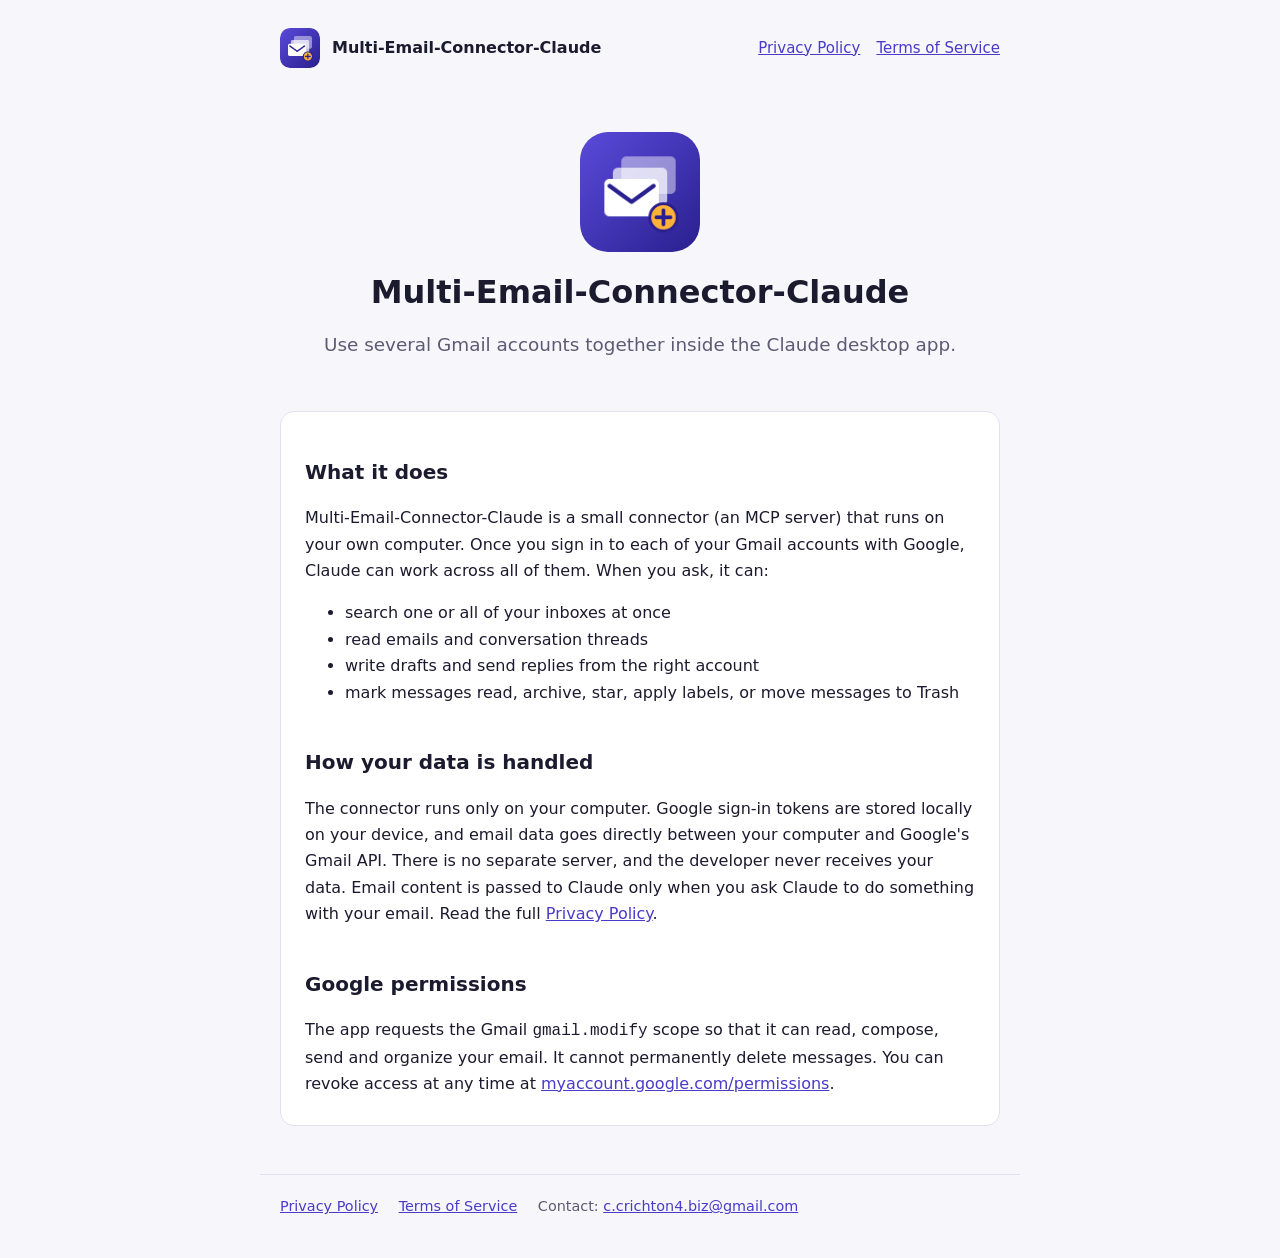
<file: index.html>
<!doctype html>
<html lang="en">
<head>
  <meta charset="utf-8">
  <meta name="viewport" content="width=device-width, initial-scale=1">
  <title>Multi-Email-Connector-Claude</title>
  <meta name="description" content="Multi-Email-Connector-Claude lets the Claude desktop app work with several Gmail accounts at once.">
  <link rel="icon" href="logo.png">
  <link rel="stylesheet" href="style.css">
</head>
<body>
  <header>
    <img src="logo.png" alt="">
    <a class="brand" href="./">Multi-Email-Connector-Claude</a>
    <nav>
      <a href="privacy.html">Privacy Policy</a>
      <a href="terms.html">Terms of Service</a>
    </nav>
  </header>

  <main>
    <section class="hero">
      <img src="logo.png" alt="Multi-Email-Connector-Claude logo">
      <h1>Multi-Email-Connector-Claude</h1>
      <p class="lead">Use several Gmail accounts together inside the Claude desktop app.</p>
    </section>

    <div class="card">
      <h2>What it does</h2>
      <p>Multi-Email-Connector-Claude is a small connector (an MCP server) that runs on your own computer. Once you sign in to each of your Gmail accounts with Google, Claude can work across all of them. When you ask, it can:</p>
      <ul>
        <li>search one or all of your inboxes at once</li>
        <li>read emails and conversation threads</li>
        <li>write drafts and send replies from the right account</li>
        <li>mark messages read, archive, star, apply labels, or move messages to Trash</li>
      </ul>

      <h2>How your data is handled</h2>
      <p>The connector runs only on your computer. Google sign-in tokens are stored locally on your device, and email data goes directly between your computer and Google's Gmail API. There is no separate server, and the developer never receives your data. Email content is passed to Claude only when you ask Claude to do something with your email. Read the full <a href="privacy.html">Privacy Policy</a>.</p>

      <h2>Google permissions</h2>
      <p>The app requests the Gmail <code>gmail.modify</code> scope so that it can read, compose, send and organize your email. It cannot permanently delete messages. You can revoke access at any time at <a href="https://myaccount.google.com/permissions">myaccount.google.com/permissions</a>.</p>
    </div>
  </main>

  <footer>
    <a href="privacy.html">Privacy Policy</a>
    <a href="terms.html">Terms of Service</a>
    <span>Contact: <a href="mailto:c.crichton4.biz@gmail.com">c.crichton4.biz@gmail.com</a></span>
  </footer>
</body>
</html>
</file>
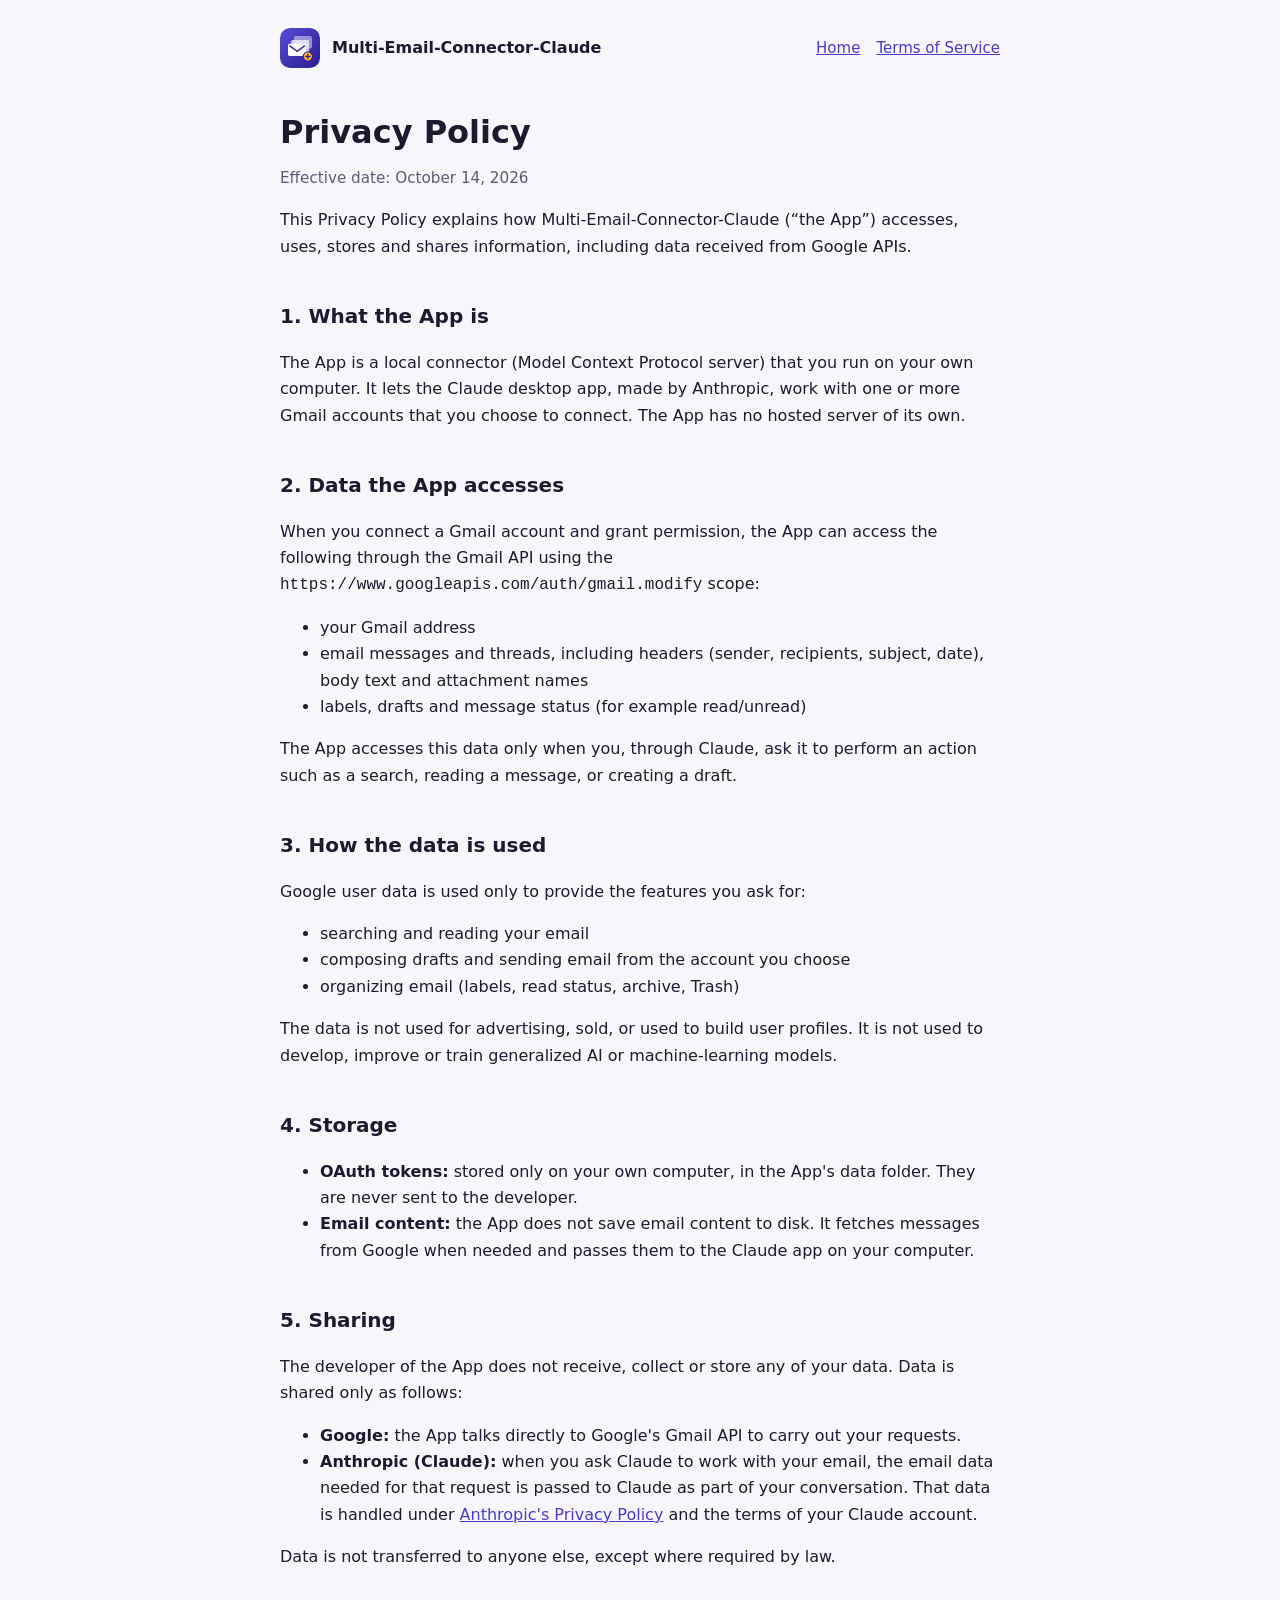
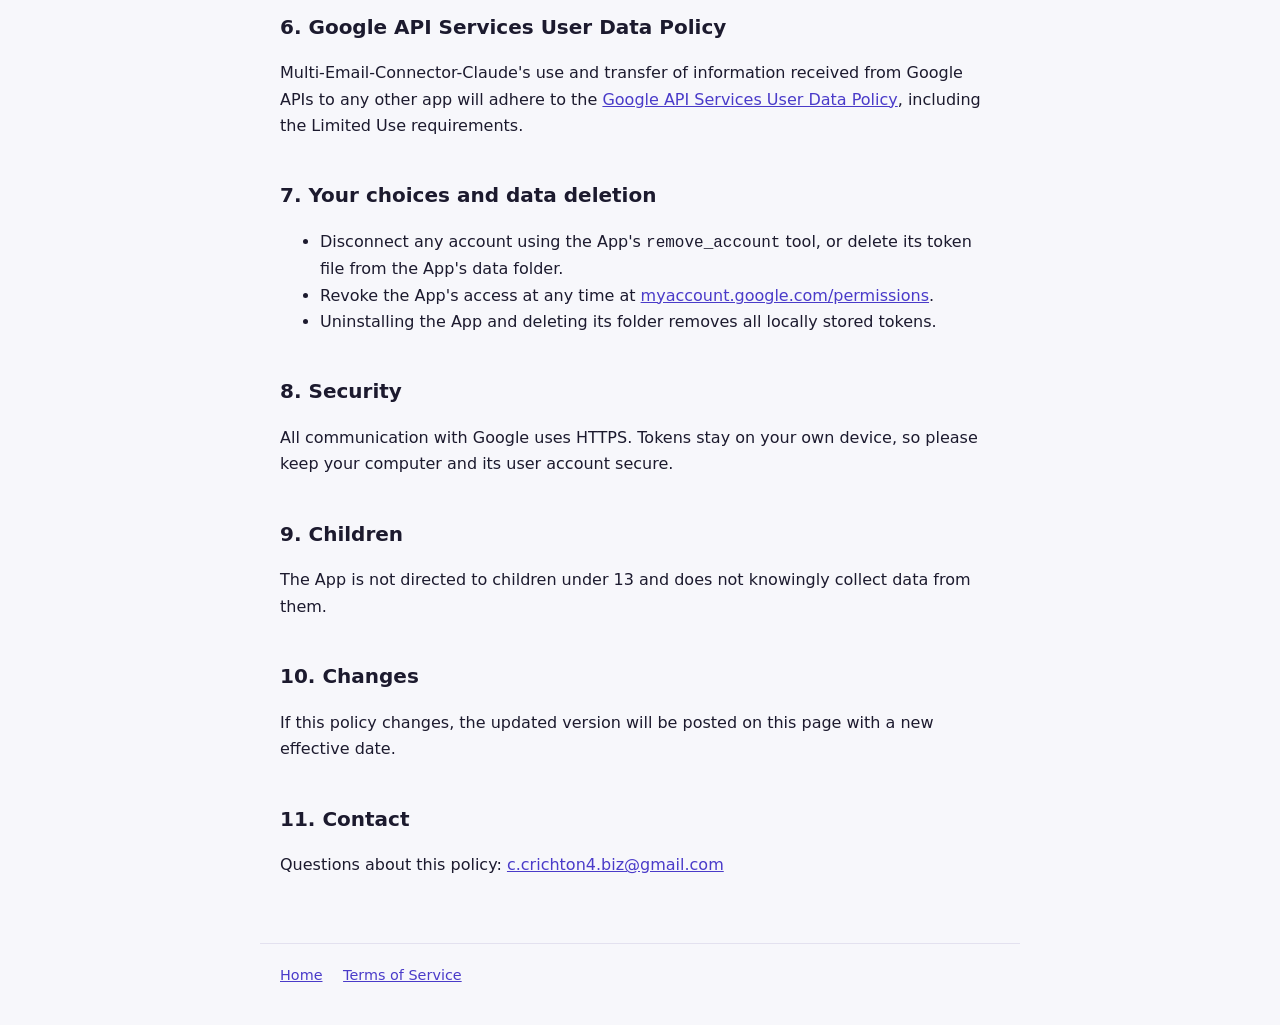
<file: privacy.html>
<!doctype html>
<html lang="en">
<head>
  <meta charset="utf-8">
  <meta name="viewport" content="width=device-width, initial-scale=1">
  <title>Privacy Policy – Multi-Email-Connector-Claude</title>
  <link rel="icon" href="logo.png">
  <link rel="stylesheet" href="style.css">
</head>
<body>
  <header>
    <img src="logo.png" alt="">
    <a class="brand" href="./">Multi-Email-Connector-Claude</a>
    <nav>
      <a href="./">Home</a>
      <a href="terms.html">Terms of Service</a>
    </nav>
  </header>

  <main>
    <h1>Privacy Policy</h1>
    <p class="meta">Effective date: October 14, 2026</p>

    <p>This Privacy Policy explains how Multi-Email-Connector-Claude (“the App”) accesses, uses, stores and shares information, including data received from Google APIs.</p>

    <h2>1. What the App is</h2>
    <p>The App is a local connector (Model Context Protocol server) that you run on your own computer. It lets the Claude desktop app, made by Anthropic, work with one or more Gmail accounts that you choose to connect. The App has no hosted server of its own.</p>

    <h2>2. Data the App accesses</h2>
    <p>When you connect a Gmail account and grant permission, the App can access the following through the Gmail API using the <code>https://www.googleapis.com/auth/gmail.modify</code> scope:</p>
    <ul>
      <li>your Gmail address</li>
      <li>email messages and threads, including headers (sender, recipients, subject, date), body text and attachment names</li>
      <li>labels, drafts and message status (for example read/unread)</li>
    </ul>
    <p>The App accesses this data only when you, through Claude, ask it to perform an action such as a search, reading a message, or creating a draft.</p>

    <h2>3. How the data is used</h2>
    <p>Google user data is used only to provide the features you ask for:</p>
    <ul>
      <li>searching and reading your email</li>
      <li>composing drafts and sending email from the account you choose</li>
      <li>organizing email (labels, read status, archive, Trash)</li>
    </ul>
    <p>The data is not used for advertising, sold, or used to build user profiles. It is not used to develop, improve or train generalized AI or machine-learning models.</p>

    <h2>4. Storage</h2>
    <ul>
      <li><strong>OAuth tokens:</strong> stored only on your own computer, in the App's data folder. They are never sent to the developer.</li>
      <li><strong>Email content:</strong> the App does not save email content to disk. It fetches messages from Google when needed and passes them to the Claude app on your computer.</li>
    </ul>

    <h2>5. Sharing</h2>
    <p>The developer of the App does not receive, collect or store any of your data. Data is shared only as follows:</p>
    <ul>
      <li><strong>Google:</strong> the App talks directly to Google's Gmail API to carry out your requests.</li>
      <li><strong>Anthropic (Claude):</strong> when you ask Claude to work with your email, the email data needed for that request is passed to Claude as part of your conversation. That data is handled under <a href="https://www.anthropic.com/legal/privacy">Anthropic's Privacy Policy</a> and the terms of your Claude account.</li>
    </ul>
    <p>Data is not transferred to anyone else, except where required by law.</p>

    <h2>6. Google API Services User Data Policy</h2>
    <p>Multi-Email-Connector-Claude's use and transfer of information received from Google APIs to any other app will adhere to the <a href="https://developers.google.com/terms/api-services-user-data-policy">Google API Services User Data Policy</a>, including the Limited Use requirements.</p>

    <h2>7. Your choices and data deletion</h2>
    <ul>
      <li>Disconnect any account using the App's <code>remove_account</code> tool, or delete its token file from the App's data folder.</li>
      <li>Revoke the App's access at any time at <a href="https://myaccount.google.com/permissions">myaccount.google.com/permissions</a>.</li>
      <li>Uninstalling the App and deleting its folder removes all locally stored tokens.</li>
    </ul>

    <h2>8. Security</h2>
    <p>All communication with Google uses HTTPS. Tokens stay on your own device, so please keep your computer and its user account secure.</p>

    <h2>9. Children</h2>
    <p>The App is not directed to children under 13 and does not knowingly collect data from them.</p>

    <h2>10. Changes</h2>
    <p>If this policy changes, the updated version will be posted on this page with a new effective date.</p>

    <h2>11. Contact</h2>
    <p>Questions about this policy: <a href="mailto:c.crichton4.biz@gmail.com">c.crichton4.biz@gmail.com</a></p>
  </main>

  <footer>
    <a href="./">Home</a>
    <a href="terms.html">Terms of Service</a>
  </footer>
</body>
</html>
</file>
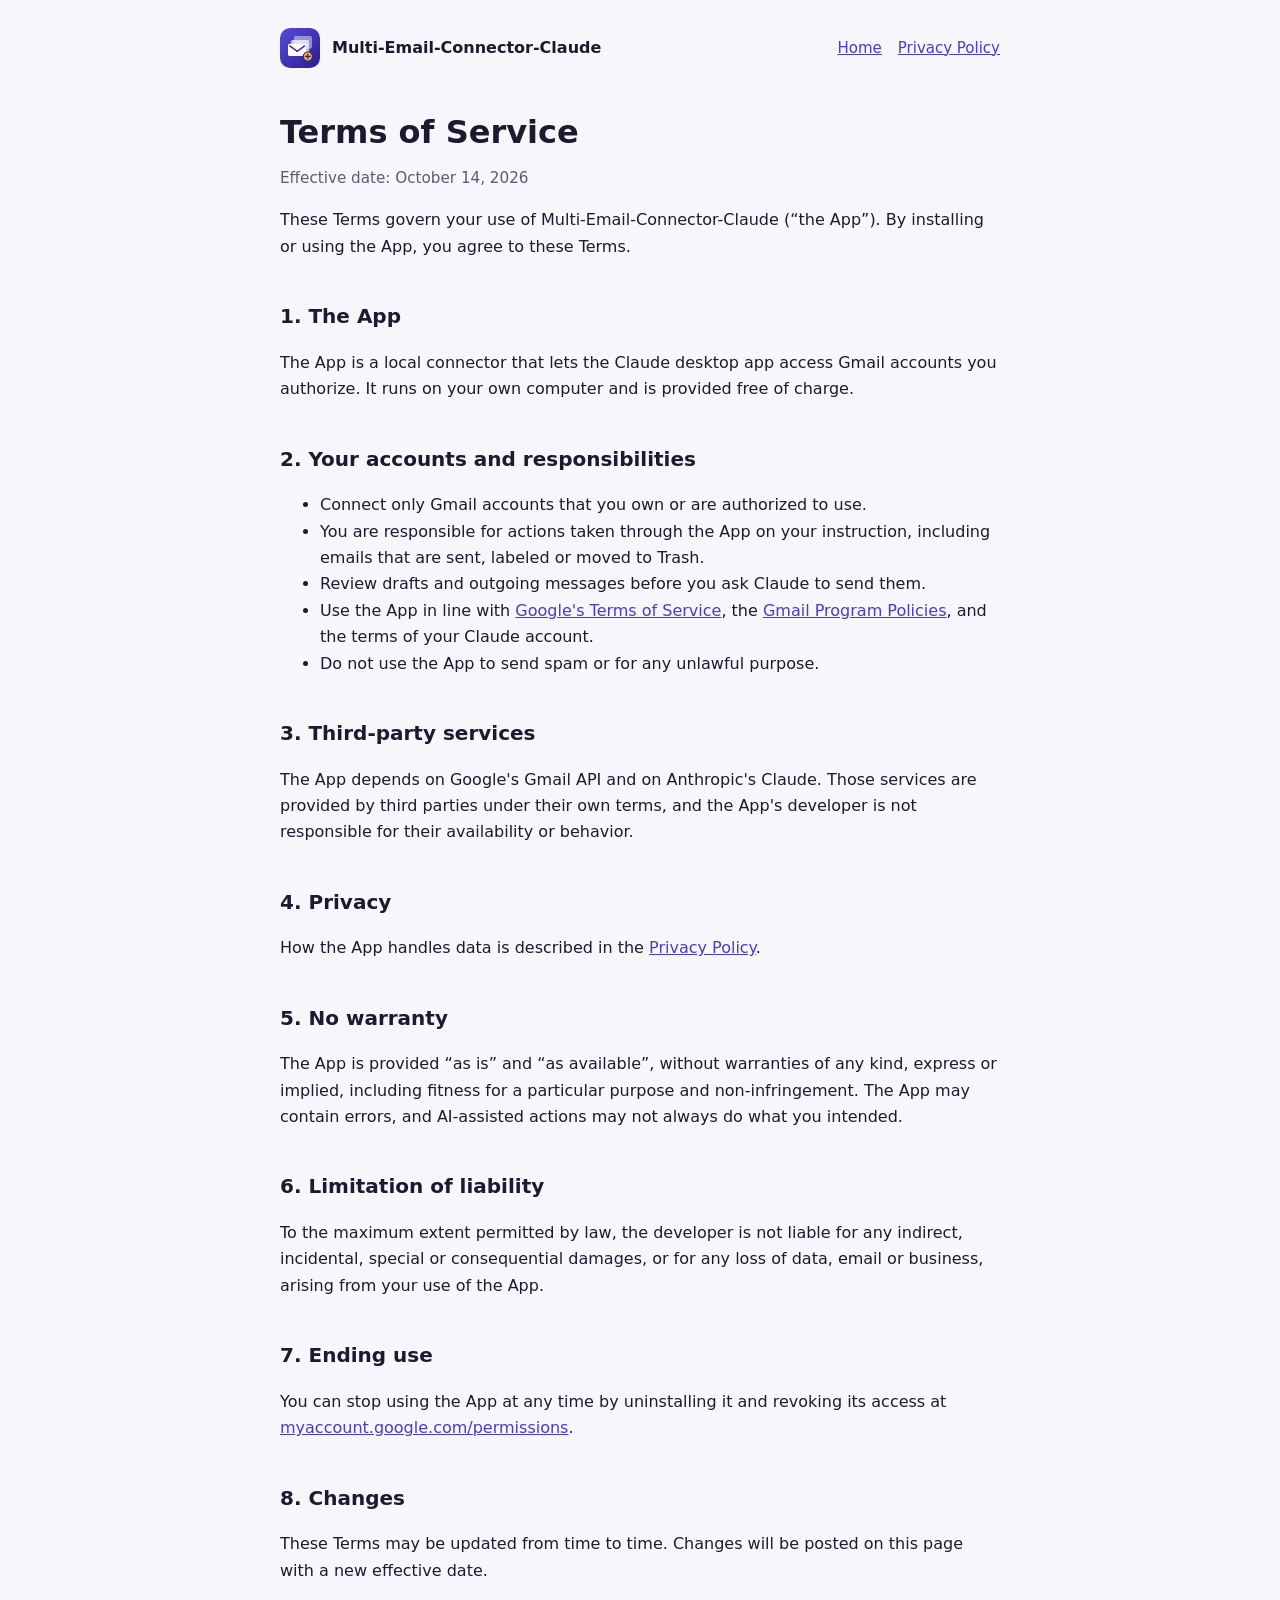
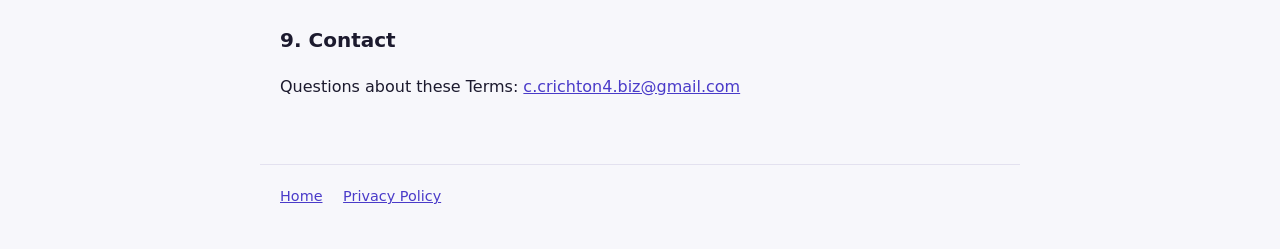
<file: terms.html>
<!doctype html>
<html lang="en">
<head>
  <meta charset="utf-8">
  <meta name="viewport" content="width=device-width, initial-scale=1">
  <title>Terms of Service – Multi-Email-Connector-Claude</title>
  <link rel="icon" href="logo.png">
  <link rel="stylesheet" href="style.css">
</head>
<body>
  <header>
    <img src="logo.png" alt="">
    <a class="brand" href="./">Multi-Email-Connector-Claude</a>
    <nav>
      <a href="./">Home</a>
      <a href="privacy.html">Privacy Policy</a>
    </nav>
  </header>

  <main>
    <h1>Terms of Service</h1>
    <p class="meta">Effective date: October 14, 2026</p>

    <p>These Terms govern your use of Multi-Email-Connector-Claude (“the App”). By installing or using the App, you agree to these Terms.</p>

    <h2>1. The App</h2>
    <p>The App is a local connector that lets the Claude desktop app access Gmail accounts you authorize. It runs on your own computer and is provided free of charge.</p>

    <h2>2. Your accounts and responsibilities</h2>
    <ul>
      <li>Connect only Gmail accounts that you own or are authorized to use.</li>
      <li>You are responsible for actions taken through the App on your instruction, including emails that are sent, labeled or moved to Trash.</li>
      <li>Review drafts and outgoing messages before you ask Claude to send them.</li>
      <li>Use the App in line with <a href="https://policies.google.com/terms">Google's Terms of Service</a>, the <a href="https://support.google.com/mail/answer/8253">Gmail Program Policies</a>, and the terms of your Claude account.</li>
      <li>Do not use the App to send spam or for any unlawful purpose.</li>
    </ul>

    <h2>3. Third-party services</h2>
    <p>The App depends on Google's Gmail API and on Anthropic's Claude. Those services are provided by third parties under their own terms, and the App's developer is not responsible for their availability or behavior.</p>

    <h2>4. Privacy</h2>
    <p>How the App handles data is described in the <a href="privacy.html">Privacy Policy</a>.</p>

    <h2>5. No warranty</h2>
    <p>The App is provided “as is” and “as available”, without warranties of any kind, express or implied, including fitness for a particular purpose and non-infringement. The App may contain errors, and AI-assisted actions may not always do what you intended.</p>

    <h2>6. Limitation of liability</h2>
    <p>To the maximum extent permitted by law, the developer is not liable for any indirect, incidental, special or consequential damages, or for any loss of data, email or business, arising from your use of the App.</p>

    <h2>7. Ending use</h2>
    <p>You can stop using the App at any time by uninstalling it and revoking its access at <a href="https://myaccount.google.com/permissions">myaccount.google.com/permissions</a>.</p>

    <h2>8. Changes</h2>
    <p>These Terms may be updated from time to time. Changes will be posted on this page with a new effective date.</p>

    <h2>9. Contact</h2>
    <p>Questions about these Terms: <a href="mailto:c.crichton4.biz@gmail.com">c.crichton4.biz@gmail.com</a></p>
  </main>

  <footer>
    <a href="./">Home</a>
    <a href="privacy.html">Privacy Policy</a>
  </footer>
</body>
</html>
</file>
<file: style.css>
:root {
  --bg: #f7f7fb;
  --surface: #ffffff;
  --text: #1c1a2e;
  --muted: #5d5a73;
  --accent: #4a3bc9;
  --border: #e3e1ef;
}
@media (prefers-color-scheme: dark) {
  :root {
    --bg: #12111a;
    --surface: #1b1a26;
    --text: #ecebf5;
    --muted: #a6a3bd;
    --accent: #a99cff;
    --border: #2d2b3d;
  }
}
* { box-sizing: border-box; }
body {
  margin: 0;
  background: var(--bg);
  color: var(--text);
  font: 16px/1.65 system-ui, -apple-system, "Segoe UI", Roboto, sans-serif;
}
header, main, footer { max-width: 760px; margin: 0 auto; padding: 0 20px; }
header { display: flex; align-items: center; gap: 12px; padding-top: 28px; padding-bottom: 8px; }
header img { width: 40px; height: 40px; border-radius: 10px; }
header a.brand { font-weight: 700; color: var(--text); text-decoration: none; }
nav { margin-left: auto; display: flex; gap: 16px; font-size: 15px; flex-wrap: wrap; }
a { color: var(--accent); }
main { padding-top: 24px; padding-bottom: 48px; }
h1 { font-size: 2rem; line-height: 1.2; margin: 0.4em 0 0.3em; }
h2 { font-size: 1.25rem; margin-top: 2em; }
.lead { font-size: 1.15rem; color: var(--muted); }
.hero { text-align: center; padding: 32px 0 8px; }
.hero img { width: 120px; height: 120px; border-radius: 28px; }
.card { background: var(--surface); border: 1px solid var(--border); border-radius: 14px; padding: 4px 24px 12px; margin-top: 24px; }
.meta { color: var(--muted); font-size: 0.95rem; }
footer { border-top: 1px solid var(--border); padding-top: 20px; padding-bottom: 40px; color: var(--muted); font-size: 0.9rem; }
footer a { margin-right: 16px; }
@media (max-width: 520px) {
  header { flex-wrap: wrap; }
  nav { margin-left: 0; width: 100%; }
  h1 { font-size: 1.6rem; }
}
</file>
